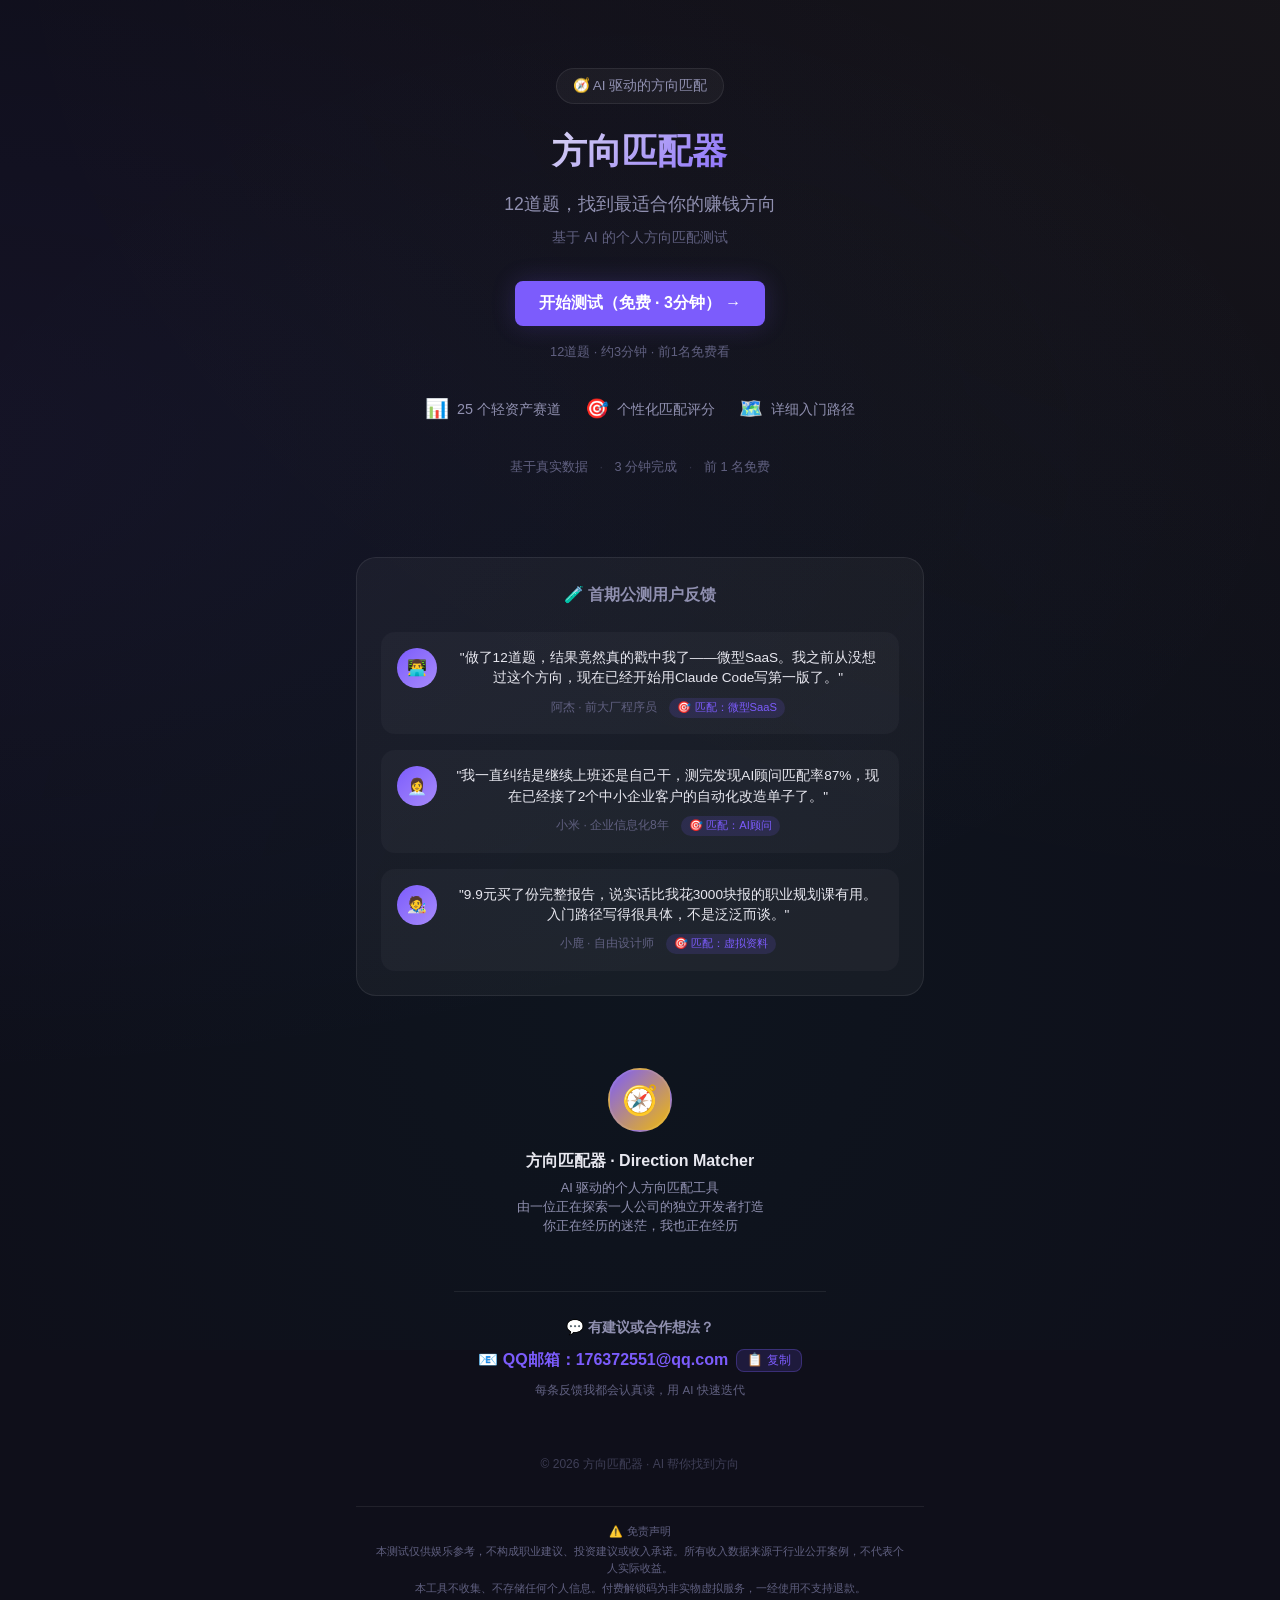
<file: index.html>
<!DOCTYPE html>
<html lang="zh-CN">
<head>
  <meta charset="UTF-8">
  <meta name="viewport" content="width=device-width, initial-scale=1.0, maximum-scale=1.0, user-scalable=no">
  <meta name="description" content="12道题，找到最适合你的赚钱方向 · AI驱动的个人方向匹配测试">
  <meta property="og:title" content="方向匹配器 · 找到你的赚钱DNA">
  <meta property="og:description" content="基于AI的个性化方向匹配，3分钟找到最适合你的轻资产创业方向">
  <meta property="og:image" content="img/og-image.png">
  <meta property="og:type" content="website">
  <title>方向匹配器 · 找到最适合你的赚钱方向</title>
  <link rel="stylesheet" href="css/style.css">
  <!-- 应急内联样式（微信/旧浏览器兜底） -->
  <style>
    body { background: #0f0f1a; color: #e8e8f0; font-family: -apple-system, 'PingFang SC', 'Microsoft YaHei', sans-serif; }
    #app { max-width: 600px; margin: 0 auto; padding: 20px 16px; }
    .page { min-height: 80vh; }
    .btn { display: inline-block; padding: 12px 24px; border-radius: 8px; border: none; font-size: 1rem; cursor: pointer; }
    .btn-primary { background: #7c5cfc; color: #fff; }
  </style>
</head>
<body>
  <div id="app">
    <!-- 初始加载 -->
    <div class="page home-page" style="text-align:center;padding-top:80px;">
      <p style="color:#a0a0c0;">加载中...</p>
    </div>
  </div>

  <!-- JS: analytics → i18n → data → sync → app (依赖顺序) -->
  <script src="js/analytics.js"></script>
  <script src="js/i18n.js"></script>
  <script src="js/data.js"></script>
  <script src="js/sync.js"></script>
  <script src="js/app.js"></script>
</body>
</html>
</file>
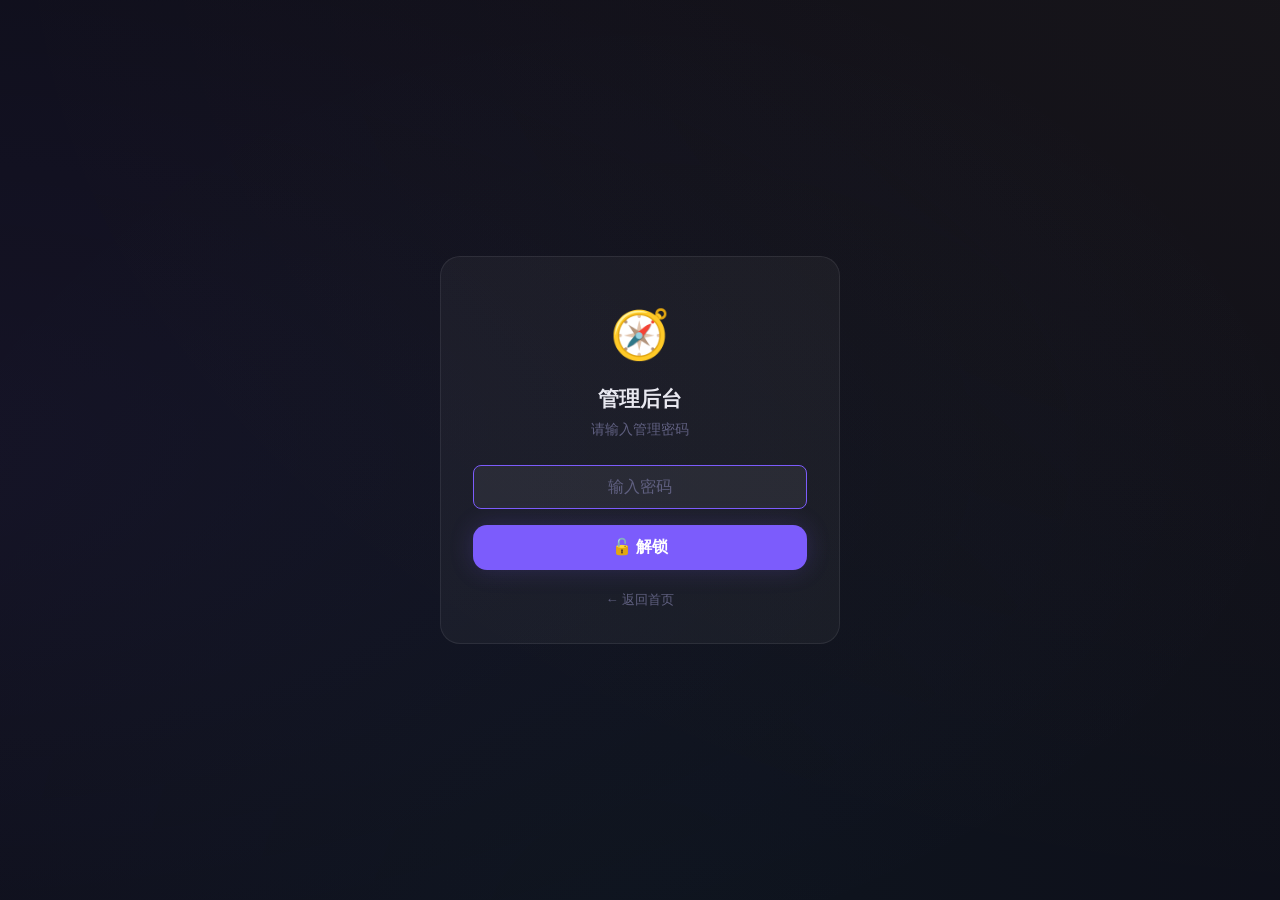
<file: admin.html>
﻿<!DOCTYPE html>
<html lang="zh-CN">
<head>
  <meta charset="UTF-8">
  <meta name="viewport" content="width=device-width, initial-scale=1.0, maximum-scale=1.0, user-scalable=no">
  <meta name="robots" content="noindex, nofollow">
  <title>管理后台 · 方向匹配器</title>
  <link rel="stylesheet" href="css/style.css">
</head>
<body class="admin-login-body">
  <div class="admin-login-container">
    <div class="admin-login-card">
      <div class="admin-login-icon">🧭</div>
      <h1 id="loginTitle">管理后台</h1>
      <p class="admin-login-desc" id="loginDesc">请输入管理密码</p>

      <div class="admin-login-form" id="loginForm">
        <input type="password" class="admin-login-input" id="pw1"
               placeholder="输入密码" autocomplete="off" autofocus>
        <p class="admin-login-error" id="loginError" style="display:none;"></p>
        <button class="btn btn-primary admin-login-btn" id="loginBtn">🔓 解锁</button>
      </div>

      <p class="admin-login-footer">
        <a href="/" class="admin-login-link">← 返回首页</a>
      </p>
    </div>
  </div>

  <!-- Sync 模块必须先加载 -->
  <script src="js/sync.js"></script>
  <script>
    (function() {
      var AUTH_KEY = 'dm_admin_auth';
      var DEFAULT_PW = 'topxnc2026';

      var title = document.getElementById('loginTitle');
      var desc = document.getElementById('loginDesc');
      var pw1 = document.getElementById('pw1');
      var loginBtn = document.getElementById('loginBtn');
      var loginError = document.getElementById('loginError');

      var storedHash = null;

      // 简单哈希（全浏览器通用）
      function hash(str) {
        try {
          if (window.crypto && window.crypto.subtle && window.crypto.subtle.digest) {
            return _sha256(str);
          }
        } catch(e) {}
        return Promise.resolve(_simpleHash(str));
      }

      function _sha256(str) {
        var data = new TextEncoder().encode(str);
        return window.crypto.subtle.digest('SHA-256', data).then(function(buf) {
          var arr = new Uint8Array(buf);
          var hex = '';
          for (var i = 0; i < arr.length; i++) {
            hex += ('00' + arr[i].toString(16)).slice(-2);
          }
          return hex;
        }).catch(function() {
          return _simpleHash(str);
        });
      }

      function _simpleHash(str) {
        var h = 0;
        for (var i = 0; i < str.length; i++) {
          h = ((h << 5) - h + str.charCodeAt(i)) | 0;
          h = (h * 16777619) | 0;
        }
        return 'fb_' + Math.abs(h).toString(36);
      }

      function showError(msg) {
        loginError.textContent = msg;
        loginError.style.display = 'block';
      }

      function hideError() {
        loginError.style.display = 'none';
      }

      // 初始化：从共享存储获取密码
      desc.textContent = '正在连接…';
      loginBtn.disabled = true;
      loginBtn.textContent = '⏳ 连接中…';

      function init() {
        Sync.getPassword().then(function(sharedPw) {
          if (sharedPw) {
            // 共享存储有密码 → 所有端统一使用
            storedHash = sharedPw;
            desc.textContent = '请输入管理密码';
            ready = true;
            loginBtn.disabled = false;
            loginBtn.textContent = '🔓 解锁';
            return;
          }
          // 共享存储无密码 → 使用默认密码 → 同步到共享存储
          return hash(DEFAULT_PW).then(function(h) {
            storedHash = h;
            return Sync.setPassword(h).then(function() {
              desc.textContent = '请输入管理密码';
              ready = true;
              loginBtn.disabled = false;
              loginBtn.textContent = '🔓 解锁';
            });
          });
        }).catch(function() {
          // 网络失败 → 用本地或默认
          var localPw = null;
          try { localPw = localStorage.getItem('dm_admin_pw'); } catch(e) {}
          if (localPw) {
            storedHash = localPw;
          } else {
            hash(DEFAULT_PW).then(function(h) {
              storedHash = h;
              try { localStorage.setItem('dm_admin_pw', h); } catch(e) {}
            });
          }
          desc.textContent = '请输入管理密码';
          ready = true;
          loginBtn.disabled = false;
          loginBtn.textContent = '🔓 解锁';
        });
      }

      var ready = false;

      loginBtn.addEventListener('click', function() {
        hideError();

        var p = pw1.value.trim();
        if (!p) {
          showError('请输入密码');
          return;
        }

        hash(p).then(function(h) {
          if (!storedHash) {
            showError('正在验证…请稍后再试');
            return;
          }

          // 同时验证存储密码和默认密码（保证任何情况下默认密码都能进）
          hash(DEFAULT_PW).then(function(defaultHash) {
            if (h === storedHash || h === defaultHash) {
              try {
                sessionStorage.setItem(AUTH_KEY, '1');
              } catch(e) {}

              loginBtn.textContent = '✅ 验证通过，跳转中...';
              loginBtn.disabled = true;
              loginBtn.classList.add('btn-verified');
              setTimeout(function() {
                window.location.href = '/index.html#admin';
              }, 400);
            } else {
              showError('密码错误，请重试');
              pw1.value = '';
              pw1.focus();
            }
          }).catch(function() {
            // 降级：仅对比存储密码
            if (h === storedHash) {
              sessionStorage.setItem(AUTH_KEY, '1');
              loginBtn.textContent = '✅ 验证通过，跳转中...';
              loginBtn.disabled = true;
              loginBtn.classList.add('btn-verified');
              setTimeout(function() {
                window.location.href = '/index.html#admin';
              }, 400);
            } else {
              showError('密码错误，请重试');
              pw1.value = '';
              pw1.focus();
            }
          });
        }).catch(function(e) {
          showError('验证失败: ' + (e.message || '未知错误'));
        });
      });

      document.addEventListener('keydown', function(e) {
        if (e.key === 'Enter') {
          loginBtn.click();
        }
      });

      // 启动
      init();
    })();
  </script>
</body>
</html>
</file>
<file: css/style.css>
﻿/* ============================================
   方向匹配器 — 样式系统
   架构: CSS Custom Properties + Mobile-First
   版本: v1.0.0 MVP
   ============================================ */

/* === Design Tokens === */
:root {
  /* 主色调 — 深紫渐变 (品牌色：神秘感+科技感) */
  --color-bg: #0f0f1a;
  --color-bg-card: rgba(255,255,255,0.04);
  --color-bg-card-hover: rgba(255,255,255,0.07);
  --color-primary: #7c5cfc;
  --color-primary-glow: rgba(124,92,252,0.3);
  --color-gold: #f0b90b;
  --color-gold-glow: rgba(240,185,11,0.3);
  --color-success: #00d4aa;
  --color-danger: #ff4757;
  --color-text: #e8e8f0;
  --color-text-secondary: #9090b0;
  --color-text-muted: #606080;
  --color-border: rgba(255,255,255,0.08);
  --color-border-focus: rgba(124,92,252,0.4);

  /* 排版 */
  --font-main: -apple-system, BlinkMacSystemFont, 'Segoe UI', 'PingFang SC', 'Microsoft YaHei', sans-serif;
  --font-mono: 'SF Mono', 'Fira Code', 'Consolas', monospace;

  /* 圆角 */
  --radius-sm: 8px;
  --radius-md: 14px;
  --radius-lg: 20px;
  --radius-xl: 28px;

  /* 阴影 */
  --shadow-card: 0 2px 16px rgba(0,0,0,0.3);
  --shadow-glow: 0 0 24px rgba(124,92,252,0.2);
  --shadow-gold: 0 0 20px rgba(240,185,11,0.15);

  /* 间距 */
  --space-xs: 4px;
  --space-sm: 8px;
  --space-md: 16px;
  --space-lg: 24px;
  --space-xl: 32px;
  --space-2xl: 48px;

  /* 过渡 */
  --transition: 0.2s cubic-bezier(0.4, 0, 0.2, 1);
}

/* === Reset & Base === */
*, *::before, *::after {
  box-sizing: border-box;
  margin: 0;
  padding: 0;
}

html {
  font-size: 16px;
  -webkit-font-smoothing: antialiased;
  -moz-osx-font-smoothing: grayscale;
}

body {
  font-family: var(--font-main);
  background: var(--color-bg, #0f0f1a);
  color: var(--color-text, #e8e8f0);
  min-height: 100vh;
  line-height: 1.6;
  overflow-x: hidden;
}

/* === 背景动效 === */
body::before {
  content: '';
  position: fixed;
  top: -50%;
  left: -50%;
  width: 200%;
  height: 200%;
  background:
    radial-gradient(ellipse at 20% 50%, rgba(124,92,252,0.06) 0%, transparent 50%),
    radial-gradient(ellipse at 80% 20%, rgba(240,185,11,0.04) 0%, transparent 50%),
    radial-gradient(ellipse at 50% 80%, rgba(0,212,170,0.03) 0%, transparent 50%);
  pointer-events: none;
  z-index: -1;
}

/* === 容器 === */
#app {
  max-width: 600px;
  margin: 0 auto;
  padding: var(--space-lg) var(--space-md);
  min-height: 100vh;
}

.page {
  animation: fadeIn 0.35s ease;
}

@keyframes fadeIn {
  from { opacity: 0; transform: translateY(12px); }
  to { opacity: 1; transform: translateY(0); }
}

/* === 按钮系统 === */
.btn {
  display: inline-flex;
  align-items: center;
  justify-content: center;
  gap: var(--space-sm);
  padding: 12px 24px;
  border: none;
  border-radius: var(--radius-md);
  font-size: 1rem;
  font-weight: 600;
  font-family: var(--font-main);
  cursor: pointer;
  transition: all var(--transition);
  white-space: nowrap;
}

.btn:disabled {
  opacity: 0.3;
  cursor: not-allowed;
}

.btn-primary {
  background: var(--color-primary, #7c5cfc);
  color: #fff;
  box-shadow: var(--shadow-glow);
}
.btn-primary:hover:not(:disabled) {
  background: #9178ff;
  transform: translateY(-1px);
  box-shadow: 0 0 32px rgba(124,92,252,0.35);
}

.btn-gold {
  background: linear-gradient(135deg, #f0b90b, #f5d33b);
  color: #1a1a2e;
  box-shadow: var(--shadow-gold);
  font-weight: 700;
}
.btn-gold:hover:not(:disabled) {
  transform: translateY(-1px);
  box-shadow: 0 0 28px rgba(240,185,11,0.3);
}

.btn-outline {
  background: transparent;
  color: var(--color-text-secondary, #9090b0);
  border: 1px solid var(--color-border, rgba(255,255,255,0.08));
}
.btn-outline:hover:not(:disabled) {
  border-color: var(--color-text-muted, #606080);
  color: var(--color-text, #e8e8f0);
}

.btn-share {
  background: linear-gradient(135deg, #ff6b6b, #ee5a24);
  color: #fff;
  font-weight: 700;
}
.btn-share:hover {
  transform: translateY(-1px);
  box-shadow: 0 0 24px rgba(238,90,36,0.3);
}

.btn-lg {
  padding: 16px 32px;
  font-size: 1.1rem;
  border-radius: var(--radius-lg);
}

.btn-arrow {
  transition: transform var(--transition);
}
.btn:hover .btn-arrow {
  transform: translateX(4px);
}

/* === 首页 === */
.home-page {
  display: flex;
  flex-direction: column;
  align-items: center;
  text-align: center;
  padding-top: var(--space-2xl);
}

.hero {
  margin-bottom: var(--space-xl);
}

.hero-badge {
  display: inline-block;
  padding: 6px 16px;
  background: var(--color-bg-card, rgba(255,255,255,0.04));
  border: 1px solid var(--color-border, rgba(255,255,255,0.08));
  border-radius: 20px;
  font-size: 0.85rem;
  color: var(--color-text-secondary, #9090b0);
  margin-bottom: var(--space-lg);
}

.hero-title {
  font-size: 2.2rem;
  font-weight: 800;
  background: linear-gradient(135deg, #e8e8f0, #7c5cfc);
  -webkit-background-clip: text;
  -webkit-text-fill-color: transparent;
  background-clip: text;
  margin-bottom: var(--space-md);
  line-height: 1.3;
}

.hero-desc {
  font-size: 1.1rem;
  color: var(--color-text-secondary, #9090b0);
  margin-bottom: var(--space-sm);
}

.hero-sub {
  font-size: 0.9rem;
  color: var(--color-text-muted, #606080);
  margin-bottom: var(--space-xl);
}

.hero-hint {
  font-size: 0.8rem;
  color: var(--color-text-muted, #606080);
  margin-top: var(--space-md);
}

/* 功能列表 */
.features {
  display: flex;
  gap: var(--space-lg);
  margin-bottom: var(--space-xl);
  flex-wrap: wrap;
  justify-content: center;
}

.feature-item {
  display: flex;
  align-items: center;
  gap: var(--space-sm);
  font-size: 0.9rem;
  color: var(--color-text-secondary, #9090b0);
}

.feature-icon {
  font-size: 1.2rem;
}

/* 信任条 */
.trust-bar {
  font-size: 0.8rem;
  color: var(--color-text-muted, #606080);
  margin-bottom: var(--space-2xl);
}
.trust-bar .dot {
  margin: 0 var(--space-sm);
  opacity: 0.4;
}

/* 页脚 */
.footer-note {
  font-size: 0.75rem;
  color: var(--color-text-muted, #606080);
  margin-top: var(--space-xl);
  opacity: 0.6;
}

/* === 答题页 === */
.quiz-page {
  padding-top: var(--space-lg);
}

.quiz-header {
  margin-bottom: var(--space-xl);
}

.progress-bar {
  height: 4px;
  background: var(--color-border, rgba(255,255,255,0.08));
  border-radius: 2px;
  overflow: hidden;
  margin-bottom: var(--space-sm);
}

.progress-fill {
  height: 100%;
  background: var(--color-primary, #7c5cfc);
  border-radius: 2px;
  transition: width 0.4s cubic-bezier(0.4, 0, 0.2, 1);
}

.progress-text {
  font-size: 0.8rem;
  color: var(--color-text-muted, #606080);
  text-align: right;
}

.question-text {
  font-size: 1.35rem;
  font-weight: 700;
  margin-bottom: var(--space-lg);
  color: var(--color-text, #e8e8f0);
  line-height: 1.5;
}

/* 选项 */
.options-list {
  display: flex;
  flex-direction: column;
  gap: var(--space-sm);
}

.option-btn {
  display: flex;
  align-items: center;
  gap: var(--space-md);
  width: 100%;
  padding: 16px 20px;
  background: var(--color-bg-card, rgba(255,255,255,0.04));
  border: 1px solid var(--color-border, rgba(255,255,255,0.08));
  border-radius: var(--radius-md);
  color: var(--color-text, #e8e8f0);
  font-size: 1rem;
  font-family: var(--font-main);
  cursor: pointer;
  transition: all var(--transition);
  text-align: left;
}

.option-btn:hover {
  background: var(--color-bg-card-hover);
  border-color: var(--color-border-focus);
}

.option-btn.selected {
  background: rgba(124,92,252,0.12);
  border-color: var(--color-primary, #7c5cfc);
  box-shadow: 0 0 12px rgba(124,92,252,0.15);
}

.option-radio {
  display: flex;
  align-items: center;
  justify-content: center;
  width: 32px;
  height: 32px;
  border-radius: 50%;
  background: var(--color-bg-card, rgba(255,255,255,0.04));
  border: 1px solid var(--color-border, rgba(255,255,255,0.08));
  font-size: 0.85rem;
  font-weight: 700;
  color: var(--color-text-muted, #606080);
  flex-shrink: 0;
  transition: all var(--transition);
}

.option-btn.selected .option-radio {
  background: var(--color-primary, #7c5cfc);
  border-color: var(--color-primary, #7c5cfc);
  color: #fff;
}

.option-label {
  flex: 1;
}

/* 答题底部 */
.quiz-footer {
  display: flex;
  align-items: center;
  justify-content: space-between;
  margin-top: var(--space-xl);
  padding-top: var(--space-md);
  border-top: 1px solid var(--color-border, rgba(255,255,255,0.08));
}

.step-indicator {
  font-size: 0.85rem;
  color: var(--color-text-muted, #606080);
}

/* === 结果页 === */
.result-page {
  padding-bottom: var(--space-2xl);
}

.result-header {
  text-align: center;
  margin-bottom: var(--space-xl);
}

.result-badge {
  font-size: 1.1rem;
  font-weight: 700;
  margin-bottom: var(--space-sm);
}

.result-subtitle {
  font-size: 0.9rem;
  color: var(--color-text-secondary, #9090b0);
  line-height: 1.5;
}

/* 匹配卡片 */
.match-card {
  background: var(--color-bg-card, rgba(255,255,255,0.04));
  border: 1px solid var(--color-border, rgba(255,255,255,0.08));
  border-radius: var(--radius-lg);
  padding: var(--space-lg);
  margin-bottom: var(--space-lg);
}

.match-card--top1 {
  border-color: var(--color-gold);
  box-shadow: var(--shadow-gold);
  background: rgba(240,185,11,0.04);
}

.match-rank {
  font-size: 0.9rem;
  font-weight: 700;
  margin-bottom: var(--space-md);
}

.match-card--top1 .match-rank {
  color: var(--color-gold);
}

.match-header {
  display: flex;
  justify-content: space-between;
  align-items: center;
  margin-bottom: var(--space-md);
}

.match-name {
  font-size: 1.3rem;
  font-weight: 700;
  color: var(--color-text, #e8e8f0);
}

.match-score {
  font-size: 1.1rem;
  font-weight: 800;
  color: var(--color-gold);
  white-space: nowrap;
}

.match-meta {
  display: flex;
  gap: var(--space-sm);
  margin-bottom: var(--space-lg);
  flex-wrap: wrap;
}

.meta-tag {
  display: inline-block;
  padding: 4px 12px;
  background: var(--color-bg-card, rgba(255,255,255,0.04));
  border: 1px solid var(--color-border, rgba(255,255,255,0.08));
  border-radius: 20px;
  font-size: 0.8rem;
  color: var(--color-text-secondary, #9090b0);
}

.match-why, .match-path {
  margin-bottom: var(--space-md);
}

.match-why h4, .match-path h4 {
  font-size: 0.9rem;
  color: var(--color-text-secondary, #9090b0);
  margin-bottom: var(--space-sm);
}

.match-why ul {
  list-style: none;
  padding: 0;
}

.match-why li {
  padding: 4px 0;
  font-size: 0.9rem;
  color: var(--color-text, #e8e8f0);
}

.match-why li::before {
  content: '✓ ';
  color: var(--color-success, #00d4aa);
  font-weight: 700;
}

.match-path p {
  font-size: 0.85rem;
  color: var(--color-text-secondary, #9090b0);
  line-height: 1.6;
  white-space: pre-line;
}

/* === 付费墙 === */
.paywall {
  background: linear-gradient(135deg, rgba(240,185,11,0.08), rgba(124,92,252,0.08));
  border: 1px dashed var(--color-gold);
  border-radius: var(--radius-lg);
  padding: var(--space-xl);
  text-align: center;
  margin-bottom: var(--space-xl);
}

.paywall-content h3 {
  font-size: 1.2rem;
  margin-bottom: var(--space-sm);
  color: var(--color-text, #e8e8f0);
}

.paywall-desc {
  font-size: 0.85rem;
  color: var(--color-text-secondary, #9090b0);
  margin-bottom: var(--space-lg);
}

.price-tag {
  margin-bottom: var(--space-lg);
}

.price-amount {
  font-size: 2rem;
  font-weight: 800;
  color: var(--color-gold);
}

.paywall-hint {
  font-size: 0.75rem;
  color: var(--color-text-muted, #606080);
  margin-top: var(--space-md);
}

/* === 分享区 === */
.share-section {
  text-align: center;
  margin-bottom: var(--space-xl);
  padding: var(--space-lg);
  background: var(--color-bg-card, rgba(255,255,255,0.04));
  border-radius: var(--radius-lg);
  border: 1px solid var(--color-border, rgba(255,255,255,0.08));
}

.share-section h3 {
  margin-bottom: var(--space-md);
}

.share-hint {
  font-size: 0.8rem;
  color: var(--color-text-muted, #606080);
  margin-top: var(--space-sm);
}

/* === 重测 === */
.retake-section {
  text-align: center;
  margin-bottom: var(--space-lg);
}

/* === 弹窗 === */
.modal-overlay {
  position: fixed;
  inset: 0;
  background: rgba(0,0,0,0.7);
  backdrop-filter: blur(4px);
  display: flex;
  align-items: center;
  justify-content: center;
  z-index: 1000;
  padding: var(--space-md);
}

.modal {
  background: #1a1a2e;
  border: 1px solid var(--color-border, rgba(255,255,255,0.08));
  border-radius: var(--radius-lg);
  padding: var(--space-xl);
  text-align: center;
  max-width: 380px;
  width: 100%;
  position: relative;
  max-height: 90vh;
  overflow-y: auto;
  -webkit-overflow-scrolling: touch;
}
.modal--wide {
  max-width: 420px;
}

.modal-close {
  position: absolute;
  top: 12px;
  right: 16px;
  background: none;
  border: none;
  font-size: 1.5rem;
  color: var(--color-text-muted, #606080);
  cursor: pointer;
}
.modal-close:hover {
  color: var(--color-text, #e8e8f0);
}

.modal h3 {
  font-size: 1.1rem;
  margin-bottom: var(--space-sm);
}

.modal p {
  font-size: 0.85rem;
  color: var(--color-text-secondary, #9090b0);
  margin-bottom: var(--space-lg);
}

.qr-placeholder {
  margin-bottom: var(--space-lg);
}

.qr-row {
  display: flex;
  gap: var(--space-md);
  justify-content: center;
}

.qr-item {
  display: flex;
  flex-direction: column;
  align-items: center;
  gap: var(--space-xs);
}

.qr-box {
  width: 140px;
  height: 140px;
  background: var(--color-bg-card, rgba(255,255,255,0.04));
  border: 1px dashed var(--color-border, rgba(255,255,255,0.08));
  border-radius: var(--radius-md);
  display: flex;
  flex-direction: column;
  align-items: center;
  justify-content: center;
  gap: 2px;
  color: var(--color-text-muted, #606080);
  font-size: 0.78rem;
  overflow: hidden;
  position: relative;
}

.qr-box img {
  position: absolute;
  inset: 0;
  width: 100%;
  height: 100%;
  object-fit: contain;
}

.qr-label {
  font-size: 0.75rem;
  color: var(--color-text-muted, #606080);
  font-weight: 600;
}

/* === 验证码 === */
.verify-section {
  margin-bottom: var(--space-lg);
  text-align: center;
}

.verify-label {
  font-size: 0.82rem;
  color: #f0b90b;
  margin-bottom: var(--space-sm);
  font-weight: 600;
}

.verify-code {
  font-size: 1.6rem;
  font-weight: 800;
  color: var(--color-text, #e8e8f0);
  letter-spacing: 6px;
  background: var(--color-bg-card, rgba(255,255,255,0.04));
  border: 1px dashed var(--color-border, rgba(255,255,255,0.08));
  border-radius: var(--radius-sm);
  padding: 6px 12px;
  display: inline-block;
  margin-bottom: var(--space-md);
  user-select: all;
}

.verify-input {
  width: 100%;
  max-width: 180px;
  padding: 10px 14px;
  background: var(--color-bg-card, rgba(255,255,255,0.04));
  border: 1px solid var(--color-border, rgba(255,255,255,0.08));
  border-radius: var(--radius-sm);
  color: var(--color-text, #e8e8f0);
  font-size: 1.2rem;
  text-align: center;
  letter-spacing: 6px;
  font-family: var(--font-mono);
  text-transform: uppercase;
  transition: border-color var(--transition);
}
.verify-input:focus {
  outline: none;
  border-color: var(--color-primary, #7c5cfc);
  box-shadow: 0 0 8px var(--color-primary-glow);
}

.verify-error {
  font-size: 0.78rem;
  color: var(--color-danger);
  margin-top: var(--space-sm);
}

.contact-row {
  display: flex;
  align-items: center;
  justify-content: center;
  gap: var(--space-xs);
  font-size: 0.85rem;
  color: var(--color-text-secondary, #9090b0);
  margin-bottom: var(--space-md);
  padding: 8px 12px;
  background: var(--color-bg-card, rgba(255,255,255,0.04));
  border-radius: var(--radius-sm);
}
.contact-info {
  font-weight: 700;
  color: var(--color-gold);
}

.contact-qr-row {
  display: flex;
  flex-direction: column;
  align-items: center;
  gap: var(--space-sm);
  margin-bottom: var(--space-md);
}
.qr-box--small {
  width: 120px;
  height: 120px;
}

.btn-verified {
  background: linear-gradient(135deg, #00d4aa, #00b894) !important;
  color: #1a1a2e !important;
  box-shadow: 0 0 16px rgba(0,212,170,0.3) !important;
}

/* === 响应式 === */
/* ====== 手机端全面适配 ====== */
@media (max-width: 480px) {
  /* 全局 */
  #app {
    padding: var(--space-md) var(--space-sm);
  }

  /* 首页 Hero */
  .hero-title {
    font-size: 1.6rem;
    line-height: 1.3;
  }
  .hero-desc {
    font-size: 0.92rem;
    padding: 0 4px;
  }
  .hero-sub {
    font-size: 0.82rem;
  }
  .hero-badge {
    font-size: 0.72rem;
    padding: 4px 12px;
  }
  .hero-hint {
    font-size: 0.75rem;
  }

  /* 首页 Features */
  .features {
    flex-direction: column;
    gap: var(--space-sm);
    padding: 0 8px;
  }
  .feature-item {
    justify-content: flex-start;
    padding: 8px 12px;
    font-size: 0.88rem;
  }

  /* 首页 Trust Bar */
  .trust-bar {
    font-size: 0.8rem;
    gap: 6px;
    flex-wrap: wrap;
  }

  /* 案例墙 */
  .social-proof {
    padding: var(--space-md);
  }
  .social-proof h3 {
    font-size: 0.9rem;
  }
  .testimonial {
    flex-direction: column;
    align-items: flex-start;
    gap: 8px;
    padding: 12px;
  }
  .testimonial-avatar {
    font-size: 2rem;
  }
  .testimonial-text {
    font-size: 0.82rem;
  }
  .testimonial-name {
    font-size: 0.78rem;
  }
  .testimonial-tag {
    font-size: 0.7rem;
  }

  /* 品牌区 */
  .brand-section {
    padding: var(--space-md);
  }
  .brand-name {
    font-size: 0.9rem;
  }
  .brand-bio {
    font-size: 0.78rem;
  }
  .brand-avatar {
    font-size: 2.5rem;
  }

  /* 反馈区 */
  .feedback-section {
    padding: var(--space-md);
  }
  .feedback-email-text {
    font-size: 0.75rem;
    word-break: break-all;
  }

  /* 答题页 */
  .quiz-page {
    padding-top: var(--space-sm);
  }
  .question-text {
    font-size: 1.05rem;
    line-height: 1.4;
    margin-bottom: var(--space-md);
  }
  .quiz-header {
    margin-bottom: var(--space-sm);
  }
  .progress-text {
    font-size: 0.72rem;
  }
  .option-btn {
    padding: 14px 14px;
    font-size: 0.9rem;
    gap: 8px;
  }
  .option-radio {
    font-size: 0.85rem;
    min-width: 24px;
  }
  .quiz-footer {
    padding-top: var(--space-sm);
    gap: 8px;
  }
  .step-indicator {
    font-size: 0.75rem;
  }

  /* 结果页 */
  .result-header {
    padding: var(--space-md) 0;
  }
  .result-badge {
    font-size: 0.8rem;
  }
  .result-subtitle {
    font-size: 0.85rem;
  }
  .match-card {
    padding: var(--space-md);
    margin-bottom: var(--space-sm);
  }
  .match-rank {
    font-size: 1rem;
  }
  .match-name {
    font-size: 1rem;
    line-height: 1.3;
  }
  .match-score {
    font-size: 0.9rem;
  }
  .match-meta {
    flex-wrap: wrap;
    gap: 6px;
  }
  .meta-tag {
    font-size: 0.72rem;
    padding: 3px 8px;
  }
  .match-why h4, .match-path h4 {
    font-size: 0.85rem;
  }
  .match-why li, .match-path p {
    font-size: 0.78rem;
  }

  /* 付费墙 */
  .paywall {
    padding: var(--space-lg) var(--space-md);
    margin: var(--space-md) 0;
  }
  .pay-wall-content h3 {
    font-size: 1.1rem;
  }
  .paywall-desc {
    font-size: 0.82rem;
  }
  .price-amount {
    font-size: 1.6rem;
  }
  .paywall-hint {
    font-size: 0.72rem;
  }
  /* 付费按钮：允许换行 + 全宽，防止溢出 */
  .paywall .btn-gold.btn-lg {
    white-space: normal;
    width: 100%;
    max-width: 300px;
    font-size: 0.92rem;
    padding: 14px 16px;
    word-break: keep-all;
  }

  /* 分享区 */
  .share-section {
    padding: var(--space-md);
  }
  .share-section h3 {
    font-size: 0.9rem;
  }
  .share-hint {
    font-size: 0.7rem;
  }

  /* 暖心收尾 */
  .warm-closing {
    padding: var(--space-md);
  }
  .warm-title {
    font-size: 0.95rem;
  }
  .warm-text {
    font-size: 0.8rem;
  }
  .warm-sign {
    font-size: 0.78rem;
  }

  /* 重测 & 法律 */
  .retake-section {
    padding: var(--space-sm);
  }
  .legal-footer p {
    font-size: 0.65rem;
  }

  /* 按钮 */
  .btn {
    font-size: 0.9rem;
    padding: 12px 20px;
  }
  .btn-lg {
    padding: 14px 20px;
    font-size: 0.95rem;
  }
  .btn-sm {
    font-size: 0.72rem;
    padding: 6px 10px;
  }

  /* Modal */
  .modal {
    width: 94vw;
    max-width: 94vw;
    padding: 18px 14px;
    border-radius: var(--radius-md);
    max-height: 85vh;
    overflow-y: auto;
    -webkit-overflow-scrolling: touch;
  }
  .modal--wide {
    max-width: 94vw;
  }
  .modal-close {
    font-size: 1.4rem;
    top: 6px;
    right: 10px;
    position: sticky;
    z-index: 10;
  }
  .qr-row {
    flex-direction: column;
    align-items: center;
    gap: 12px;
  }
  .qr-box {
    width: 140px;
    height: 140px;
  }
  .qr-box--medium {
    width: 100px;
    height: 100px;
  }
  .qr-box--small {
    width: 70px;
    height: 70px;
  }
  .qr-label {
    font-size: 0.72rem;
  }
  .verify-input {
    font-size: 16px !important;
    padding: 10px 12px;
  }
  .verify-error {
    font-size: 0.7rem;
  }
  .code-reveal-value {
    font-size: 1.6rem;
    letter-spacing: 0.12em;
  }
  .code-reveal-label {
    font-size: 0.72rem;
  }
  .activate-guide {
    padding: var(--space-sm);
  }
  .activate-title {
    font-size: 0.78rem;
  }
  .activate-desc {
    font-size: 0.7rem;
  }
  .verify-label {
    font-size: 0.72rem;
  }

  /* Admin 登录 */
  .admin-login-container {
    max-width: 100%;
  }
  .admin-login-card {
    padding: 24px 16px 20px;
  }
  .admin-login-card h1 {
    font-size: 1.15rem;
  }
  .admin-login-desc {
    font-size: 0.8rem;
  }
  .admin-login-input {
    padding: 10px 14px;
    font-size: 0.95rem;
  }
  .admin-login-icon {
    font-size: 2.5rem;
  }

  /* Admin 面板 */
  .admin-page {
    padding-top: var(--space-md);
  }
  .admin-page h1 {
    font-size: 1.1rem;
    margin-bottom: var(--space-sm);
  }
  .admin-section {
    padding: var(--space-md);
    margin-bottom: var(--space-sm);
    overflow-x: auto;
    -webkit-overflow-scrolling: touch;
  }
  .admin-section h2 {
    font-size: 0.88rem;
  }

  /* Admin 漏斗 — 紧凑横向滚动 */
  .funnel-grid {
    flex-wrap: nowrap;
    justify-content: flex-start;
    gap: 6px;
    overflow-x: auto;
    -webkit-overflow-scrolling: touch;
    padding: 4px 0;
  }
  .funnel-step {
    flex: 0 0 auto;
    min-width: 56px;
    max-width: 80px;
    flex-direction: column;
    align-items: center;
    padding: 8px 6px;
    gap: 2px;
    border-left: none;
  }
  .funnel-step.highlight {
    border: 1px solid rgba(0,212,170,0.3);
  }
  .funnel-arrow {
    flex: 0 0 auto;
    font-size: 0.75rem;
    padding: 0 2px;
    transform: none;
    align-self: center;
    color: var(--color-text-muted, #606080);
  }
  .funnel-num {
    font-size: 1rem;
    min-width: auto;
    text-align: center;
  }
  .funnel-label {
    font-size: 0.68rem;
    white-space: nowrap;
  }
  .funnel-rate {
    font-size: 0.62rem;
    color: var(--color-text-muted, #606080);
  }

  /* Admin 表格 */
  .admin-table {
    font-size: 0.68rem;
    min-width: 100%;
  }
  .admin-table th,
  .admin-table td {
    padding: 5px 3px;
  }

  /* Admin 操作按钮组 */
  .admin-section .btn-sm {
    font-size: 0.68rem;
    padding: 5px 8px;
  }
}

/* ====== iOS Safari 专项适配 ====== */
@supports (-webkit-touch-callout: none) {
  /* iOS Safari 专用 */
  body {
    padding-bottom: env(safe-area-inset-bottom, 0px);
  }

  input, textarea, select {
    font-size: 16px !important; /* 阻止 iOS 自动缩放 */
  }

  .modal {
    -webkit-overflow-scrolling: touch;
  }
}

@supports (padding: max(0px)) {
  .admin-page,
  .home-page,
  .result-page {
    padding-bottom: max(var(--space-lg), env(safe-area-inset-bottom, 16px));
  }
}

/* ====== 触摸设备优化 ====== */
@media (hover: none) and (pointer: coarse) {
  .btn, .btn-lg, .option-btn, .btn-gold, .btn-primary, .btn-outline, .btn-share {
    min-height: 44px;
    -webkit-tap-highlight-color: transparent;
  }
  .option-btn {
    padding: 14px 14px;
  }
  .admin-code-btn {
    min-height: 36px;
    min-width: 52px;
  }
  .modal-close {
    min-width: 40px;
    min-height: 40px;
    font-size: 1.5rem;
  }
  .btn-copy-inline {
    min-height: 32px;
  }
}

@media (min-width: 768px) {
  #app {
    padding: var(--space-2xl) var(--space-lg);
  }

  .match-card {
    padding: var(--space-xl);
  }
}

/* === 案例墙 === */
.social-proof {
  margin-top: var(--space-xl);
  padding: var(--space-lg);
  background: var(--color-bg-card, rgba(255,255,255,0.04));
  border-radius: var(--radius-lg);
  border: 1px solid var(--color-border, rgba(255,255,255,0.08));
}

.social-proof h3 {
  text-align: center;
  font-size: 1rem;
  color: var(--color-text-secondary, #9090b0);
  margin-bottom: var(--space-lg);
}

.testimonial-list {
  display: flex;
  flex-direction: column;
  gap: var(--space-md);
}

.testimonial {
  display: flex;
  gap: var(--space-md);
  padding: var(--space-md);
  background: rgba(255,255,255,0.03);
  border-radius: var(--radius-md);
}

.testimonial-avatar {
  width: 40px;
  height: 40px;
  border-radius: 50%;
  background: linear-gradient(135deg, var(--color-primary, #7c5cfc), #a78bfa);
  display: flex;
  align-items: center;
  justify-content: center;
  font-size: 1rem;
  flex-shrink: 0;
}

.testimonial-body {
  flex: 1;
}

.testimonial-text {
  font-size: 0.85rem;
  color: var(--color-text, #e8e8f0);
  line-height: 1.5;
  margin-bottom: 4px;
}

.testimonial-name {
  font-size: 0.75rem;
  color: var(--color-text-muted, #606080);
}

.testimonial-tag {
  display: inline-block;
  padding: 1px 8px;
  background: rgba(124,92,252,0.15);
  color: var(--color-primary, #7c5cfc);
  border-radius: 10px;
  font-size: 0.7rem;
  margin-left: var(--space-sm);
}

/* === 品牌标识 === */
.brand-section {
  text-align: center;
  margin-top: var(--space-2xl);
  padding: var(--space-lg);
}

.brand-avatar {
  width: 64px;
  height: 64px;
  border-radius: 50%;
  background: linear-gradient(135deg, #7c5cfc, #f0b90b);
  margin: 0 auto var(--space-md);
  display: flex;
  align-items: center;
  justify-content: center;
  font-size: 1.8rem;
  border: 2px solid var(--color-border, rgba(255,255,255,0.08));
}

.brand-name {
  font-size: 1rem;
  font-weight: 700;
  color: var(--color-text, #e8e8f0);
}

.brand-bio {
  font-size: 0.8rem;
  color: var(--color-text-secondary, #9090b0);
  margin-top: var(--space-xs);
  line-height: 1.5;
}

/* === 邮箱反馈 === */
.feedback-section {
  text-align: center;
  margin-top: var(--space-xl);
  padding: var(--space-lg);
  border-top: 1px solid var(--color-border, rgba(255,255,255,0.08));
}

.feedback-section h4 {
  font-size: 0.9rem;
  color: var(--color-text-secondary, #9090b0);
  margin-bottom: var(--space-sm);
}

.feedback-email-text {
  font-size: 1rem;
  font-weight: 700;
  color: var(--color-primary, #7c5cfc);
  margin-bottom: var(--space-sm);
  display: flex;
  align-items: center;
  justify-content: center;
  gap: var(--space-sm);
  flex-wrap: wrap;
}

.btn-copy-inline {
  padding: 2px 10px;
  font-size: 0.78rem;
  background: rgba(124,92,252,0.15);
  color: var(--color-primary, #7c5cfc);
  border: 1px solid rgba(124,92,252,0.3);
  border-radius: var(--radius-sm);
  cursor: pointer;
  font-family: var(--font-main);
  transition: all var(--transition);
}
.btn-copy-inline:hover {
  background: rgba(124,92,252,0.25);
}
.btn-copy-inline.copied {
  background: rgba(0,212,170,0.15);
  color: var(--color-success, #00d4aa);
  border-color: rgba(0,212,170,0.3);
}

.email-display {
  display: flex;
  align-items: center;
  gap: var(--space-sm);
  padding: 12px 16px;
  background: var(--color-bg-card, rgba(255,255,255,0.04));
  border: 1px solid var(--color-border, rgba(255,255,255,0.08));
  border-radius: var(--radius-md);
  margin-bottom: var(--space-sm);
}
.email-address {
  flex: 1;
  font-size: 1rem;
  font-weight: 600;
  color: var(--color-primary, #7c5cfc);
  user-select: all;
  cursor: text;
}
.btn-sm {
  padding: 6px 14px;
  font-size: 0.85rem;
}
.copy-toast {
  font-size: 0.8rem;
  color: var(--color-success, #00d4aa);
  margin-bottom: var(--space-sm);
}

.feedback-hint {
  font-size: 0.72rem;
  color: var(--color-text-muted, #606080);
  margin-top: var(--space-sm);
}

/* === 暖心收尾 === */
.warm-closing {
  text-align: center;
  padding: var(--space-xl) var(--space-md);
  margin-bottom: var(--space-lg);
  background: linear-gradient(135deg, rgba(124,92,252,0.06), rgba(240,185,11,0.06));
  border-radius: var(--radius-lg);
  border: 1px solid var(--color-border, rgba(255,255,255,0.08));
}

.warm-emoji {
  font-size: 2.5rem;
  margin-bottom: var(--space-md);
}

.warm-title {
  font-size: 1.1rem;
  font-weight: 700;
  color: var(--color-text, #e8e8f0);
  margin-bottom: var(--space-md);
}

.warm-text {
  font-size: 0.85rem;
  color: var(--color-text-secondary, #9090b0);
  line-height: 1.8;
  margin-bottom: var(--space-lg);
}

.warm-sign {
  font-size: 0.8rem;
  color: var(--color-text-muted, #606080);
  font-style: italic;
}

/* === 解锁码激活引导 === */
.activate-guide {
  text-align: center;
  margin-top: var(--space-md);
  padding: var(--space-md);
  background: rgba(255,215,0,0.05);
  border: 1px solid rgba(255,215,0,0.15);
  border-radius: var(--radius-md);
}

.activate-title {
  font-size: 0.95rem;
  color: var(--color-text, #e8e8f0);
  font-weight: 600;
  margin: 8px 0 4px;
}

.activate-desc {
  font-size: 0.78rem;
  color: var(--color-text-secondary, #9090b0);
  line-height: 1.5;
}

.code-reveal-status {
  font-size: 0.85rem;
  margin-top: 6px;
  font-weight: 600;
}

.code-reveal-status.code-pending {
  color: #ffa502;
}

.code-reveal-status.code-active {
  color: var(--color-success, #00d4aa);
}

.qr-box--medium {
  width: 130px;
  height: 130px;
  margin: 0 auto;
  border: 1px solid var(--color-border, rgba(255,255,255,0.08));
  border-radius: var(--radius-sm);
  overflow: hidden;
}

.qr-box--medium img {
  width: 100%;
  height: 100%;
  object-fit: contain;
}

/* === 解锁码展示（方案A：即时解锁） === */
.code-reveal-box {
  background: linear-gradient(135deg, rgba(124,92,252,0.15), rgba(124,92,252,0.05));
  border: 2px dashed var(--color-accent, #7c5cfc);
  border-radius: var(--radius-md);
  padding: var(--space-lg);
  text-align: center;
  margin-top: var(--space-md);
}

.code-reveal-label {
  font-size: 0.82rem;
  color: var(--color-text-muted, #606080);
  margin-bottom: 8px;
}

.code-reveal-value {
  font-size: 2.8rem;
  font-weight: 900;
  letter-spacing: 0.3em;
  color: var(--color-accent, #7c5cfc);
  font-family: 'Courier New', monospace;
  margin: 8px 0;
}

/* 微信软引导 */
.wechat-soft-cta {
  margin-top: var(--space-lg);
  padding-top: var(--space-md);
  border-top: 1px solid var(--color-border, rgba(255,255,255,0.08));
  text-align: center;
}

.wechat-soft-cta .qr-box--small {
  width: 100px;
  height: 100px;
  margin: 0 auto 8px;
  border: 1px solid var(--color-border, rgba(255,255,255,0.08));
  border-radius: var(--radius-sm);
  overflow: hidden;
}

.wechat-soft-cta .qr-box--small img {
  width: 100%;
  height: 100%;
  object-fit: contain;
}

/* === 解锁提示动效 === */
.unlock-toast {
  position: fixed;
  top: 20px;
  left: 50%;
  transform: translateX(-50%) translateY(-80px);
  background: linear-gradient(135deg, #00d4aa, #00b894);
  color: #1a1a2e;
  padding: 14px 28px;
  border-radius: var(--radius-md);
  font-weight: 700;
  font-size: 0.95rem;
  z-index: 2000;
  opacity: 0;
  transition: all 0.4s cubic-bezier(0.175, 0.885, 0.32, 1.275);
  box-shadow: 0 8px 32px rgba(0,212,170,0.3);
}
.unlock-toast.show {
  transform: translateX(-50%) translateY(0);
  opacity: 1;
}

/* === 法律免责 === */
.legal-footer {
  margin-top: var(--space-xl);
  padding: var(--space-md);
  border-top: 1px solid var(--color-border, rgba(255,255,255,0.08));
  text-align: center;
}
.legal-footer p {
  font-size: 0.68rem;
  color: var(--color-text-muted, #606080);
  line-height: 1.6;
  margin-bottom: 2px;
}

/* === 管理后台 === */
.admin-page {
  padding-top: var(--space-xl);
}

.admin-page h1 {
  font-size: 1.4rem;
  text-align: center;
  margin-bottom: var(--space-xl);
}

.admin-section {
  background: var(--color-bg-card, rgba(255,255,255,0.04));
  border: 1px solid var(--color-border, rgba(255,255,255,0.08));
  border-radius: var(--radius-lg);
  padding: var(--space-lg);
  margin-bottom: var(--space-lg);
}

.admin-section h2 {
  font-size: 1rem;
  margin-bottom: var(--space-md);
  color: var(--color-text, #e8e8f0);
}

.funnel-grid {
  display: flex;
  align-items: center;
  flex-wrap: wrap;
  gap: 8px;
  justify-content: center;
  overflow-x: auto;
  -webkit-overflow-scrolling: touch;
  padding: 4px 2px;
}

.funnel-label {
  font-size: 0.82rem;
  color: var(--color-text-secondary, #9090b0);
  white-space: nowrap;
}

.funnel-step {
  display: flex;
  flex-direction: column;
  align-items: center;
  padding: 8px 10px;
  background: rgba(255,255,255,0.04);
  border-radius: var(--radius-md);
  flex: 1 1 auto;
  min-width: 0;
  max-width: 100%;
}

.funnel-step.highlight {
  background: rgba(0,212,170,0.12);
  border: 1px solid rgba(0,212,170,0.3);
}

.funnel-num {
  font-size: 1.2rem;
  font-weight: 800;
  color: var(--color-text, #e8e8f0);
}

.funnel-step.highlight .funnel-num {
  color: var(--color-success, #00d4aa);
}

.funnel-rate {
  font-size: 0.7rem;
  color: var(--color-text-muted, #606080);
  margin-top: 2px;
}

.funnel-arrow {
  color: var(--color-text-muted, #606080);
  font-size: 1.2rem;
}

.admin-table {
  width: 100%;
  border-collapse: collapse;
  font-size: 0.85rem;
}

.admin-table th {
  text-align: left;
  padding: 8px 12px;
  border-bottom: 1px solid var(--color-border, rgba(255,255,255,0.08));
  color: var(--color-text-muted, #606080);
  font-weight: 600;
}

.admin-table td {
  padding: 8px 12px;
  border-bottom: 1px solid rgba(255,255,255,0.04);
  color: var(--color-text, #e8e8f0);
}

/* 解锁码表容器：固定高度滚动（全平台） */
#codesTableContainer {
  max-height: 400px;
  overflow-y: auto;
  -webkit-overflow-scrolling: touch;
}

/* === 管理后台登录页 === */
.admin-login-body {
  min-height: 100vh;
  display: flex;
  align-items: center;
  justify-content: center;
  padding: var(--space-md);
}

.admin-login-container {
  width: 100%;
  max-width: 400px;
}

.admin-login-card {
  background: var(--color-bg-card, rgba(255,255,255,0.04));
  border: 1px solid var(--color-border, rgba(255,255,255,0.08));
  border-radius: var(--radius-lg);
  padding: 40px 32px 32px;
  text-align: center;
}

.admin-login-icon {
  font-size: 3rem;
  margin-bottom: var(--space-sm);
}

.admin-login-card h1 {
  font-size: 1.3rem;
  color: var(--color-text, #e8e8f0);
  margin-bottom: var(--space-xs);
}

.admin-login-desc {
  font-size: 0.85rem;
  color: var(--color-text-muted, #606080);
  margin-bottom: var(--space-lg);
}

.admin-login-form {
  display: flex;
  flex-direction: column;
  gap: 12px;
}

.admin-login-input {
  background: rgba(255,255,255,0.06);
  border: 1px solid var(--color-border, rgba(255,255,255,0.08));
  border-radius: var(--radius-sm);
  padding: 12px 16px;
  color: var(--color-text, #e8e8f0);
  font-size: 1rem;
  text-align: center;
  outline: none;
  transition: border-color 0.2s;
}

.admin-login-input:focus {
  border-color: var(--color-accent, #7c5cfc);
}

.admin-login-input::placeholder {
  color: var(--color-text-muted, #606080);
}

.admin-login-error {
  font-size: 0.82rem;
  color: #ff4757;
  text-align: center;
}

.admin-login-btn {
  width: 100%;
  margin-top: 4px;
}

.admin-login-footer {
  margin-top: var(--space-md);
}

.admin-login-link {
  color: var(--color-text-muted, #606080);
  font-size: 0.82rem;
  text-decoration: none;
  transition: color 0.2s;
}

.admin-login-link:hover {
  color: var(--color-accent, #7c5cfc);
}

/* === 打印/导出优化 === */
@media print {
  body::before { display: none; }
  .paywall, .share-section, .retake-section, .quiz-footer { display: none; }
}
</file>
